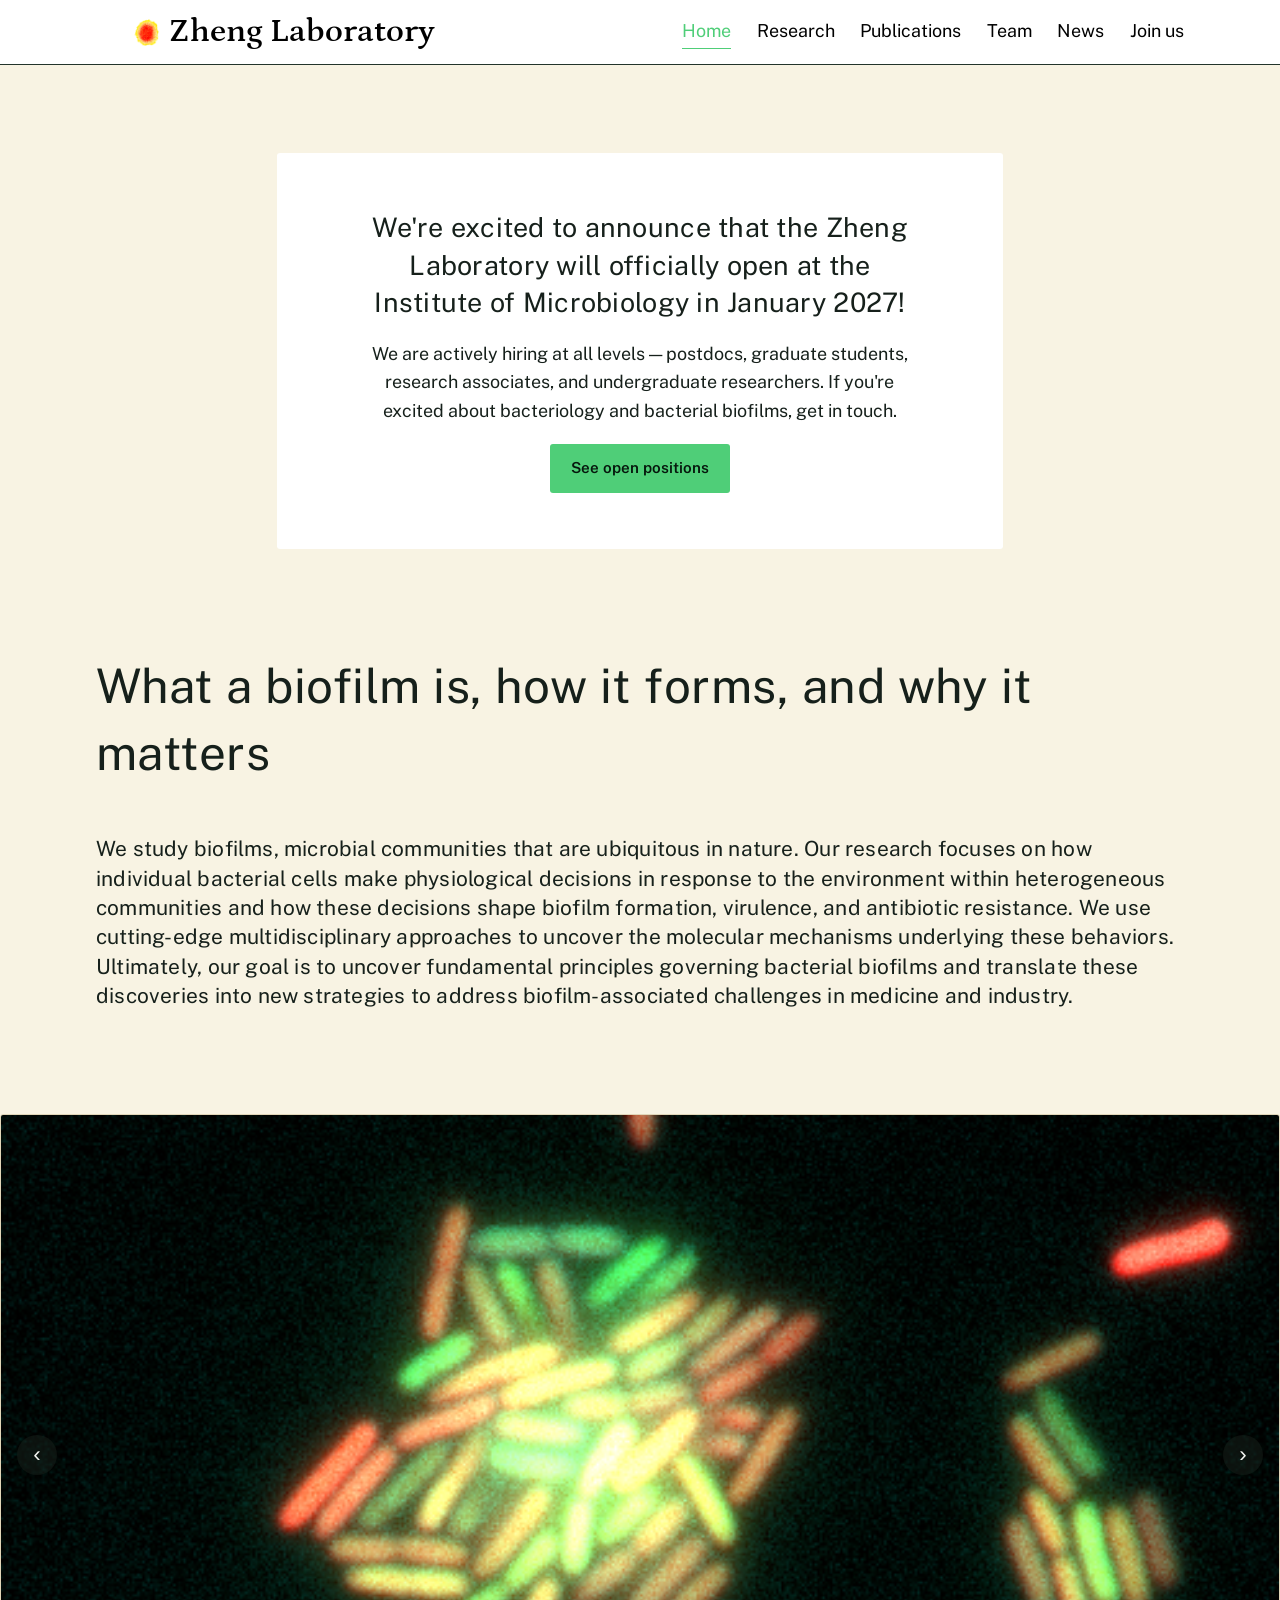
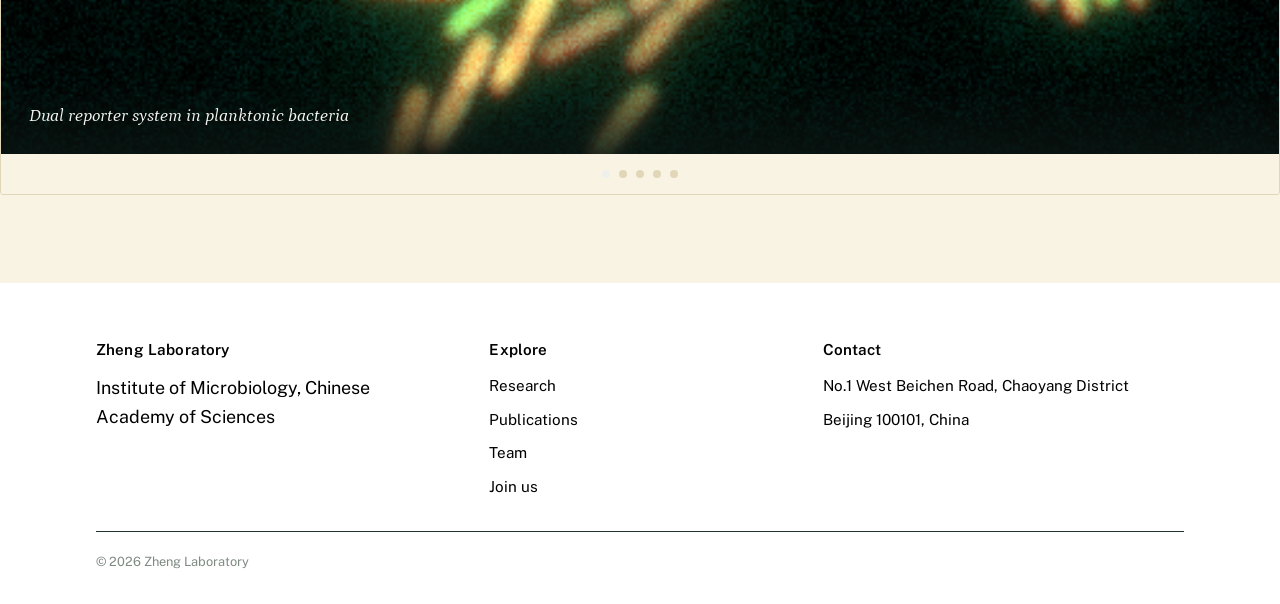
<file: index.html>
<!doctype html>
<html lang="en">
<head>
<meta charset="utf-8">
<meta name="viewport" content="width=device-width, initial-scale=1">
<title>Zheng Laboratory</title>
<meta name="description" content="Index page">
<link rel="icon" type="image/svg+xml" href="images/logo.svg">
<link rel="stylesheet" href="css/style.css">
</head>
<body class="theme-ivory">


<nav class="site-nav" aria-label="Primary">
  <div class="wrap">
    <a class="brand" href="index.html">
      <svg class="brand-mark" width="27" height="27" viewBox="0 0 260.4 256.9" aria-hidden="true">
        <img class="brand-mark" width="27" height="27" src="images/logo.svg" alt="">
      </svg>
      Zheng Laboratory
    </a>
    <button class="nav-toggle" aria-expanded="false" aria-controls="nav-links">
      <span class="nav-toggle-label">Menu</span>
    </button>
    <ul class="nav-links" id="nav-links">
      <li><a href="index.html">Home</a></li>
      <li><a href="research.html">Research</a></li>
      <li><a href="publications.html">Publications</a></li>
      <li><a href="team.html">Team</a></li>
      <li><a href="news.html">News</a></li>
      <li><a href="join.html">Join us</a></li>
    </ul>
  </div>
</nav>


<section class="section">
  <div class="wrap">
    <div class="open-positions-box">
      <div class="open-positions-inner">
        <h2>We're excited to announce that the Zheng Laboratory will officially open at the Institute of Microbiology in January 2027!</h2>
        <p></p>
        <p>We are actively hiring at all levels — postdocs, graduate students, research associates, and undergraduate researchers. If you're excited about bacteriology and bacterial biofilms, get in touch.</p>
        <a class="btn btn-primary" href="join.html">See open positions</a>
      </div>
    </div>
  </div>
</section>


<section class="section" style="padding-top:1rem" >
  <div class="wrap">
    <div class="section-head heading-with-image">
      <h2>What a biofilm is, how it forms, and why it matters</h2>
    </div>

    
    <div class="section-content">
      <h3>We study biofilms, microbial communities that are ubiquitous in nature. Our research focuses on how individual bacterial cells make physiological decisions in response to the environment within heterogeneous communities and how these decisions shape biofilm formation, virulence, and antibiotic resistance. We use cutting-edge multidisciplinary approaches to uncover the molecular mechanisms underlying these behaviors. Ultimately, our goal is to uncover fundamental principles governing bacterial biofilms and translate these discoveries into new strategies to address biofilm-associated challenges in medicine and industry.</h3>
    </div>
    
  </div>
</section>

<section class="section" style="padding-top:1rem" aria-label="Microscopy gallery">
    <div class="slideshow" data-slideshow>
      <div class="slideshow-track">
        <figure class="slide is-active">
          <img class="slide-photo" src="images/wspFcpdA_cut.png" alt="tri-color reporter in wspFcpdA">
           <figcaption class="slide-caption">Dual reporter system in planktonic bacteria</figcaption>
        </figure>
        
        <figure class="slide">
          <img class="slide-photo" src="images/aggregate.png" alt="72h biofilm">
           <figcaption class="slide-caption"><em>Pseudomonas aeruginosa</em> biofilm aggregates</figcaption>
        </figure>
        
        <figure class="slide">
          <img class="slide-photo" src="images/biofilm100x.png" alt="tri-color reporter in biofilm">
           <figcaption class="slide-caption">Single cell heterogeneity in biofilms</figcaption>
        </figure>
        
        <figure class="slide">
          <video class="slide-photo" src="images/20230414_WT_0_002-2.mp4" autoplay muted loop playsinline></video>
           <figcaption class="slide-caption"><em>Pseudomonas aeruginosa</em> swimming</figcaption>
        </figure>
        
         <figure class="slide">
          <video class="slide-photo" src="images/20250702_PAO1L_WT_Fos100_001-1.mp4" autoplay muted loop playsinline></video>
           <figcaption class="slide-caption">Tracking bacterial growth on an agarose pad</figcaption>
        </figure>
        
      </div>
      <button class="slide-nav slide-prev" type="button" aria-label="Previous slide">‹</button>
      <button class="slide-nav slide-next" type="button" aria-label="Next slide">›</button>
      <div class="slide-dots" role="tablist" aria-label="Choose a slide"></div>
    </div>
  </div>
</section>


<footer class="site-footer">
  <div class="wrap">
    <div class="footer-grid">
      <div>
        <h4>Zheng Laboratory</h4>
        <p style="max-width:32ch; color:var(--paper-on-void);">Institute of Microbiology, Chinese Academy of Sciences</p>
      </div>
      <div>
        <h4>Explore</h4>
        <ul>
          <li><a href="research.html">Research</a></li>
          <li><a href="publications.html">Publications</a></li>
          <li><a href="team.html">Team</a></li>
          <li><a href="join.html">Join us</a></li>
        </ul>
      </div>
      <div>
        <h4>Contact</h4>
        <ul>
          <li>No.1 West Beichen Road, Chaoyang District </li>
          <li>Beijing 100101, China</li>
        </ul>
      </div>
    </div>
    <div class="footer-bottom">
      <span>© 2026 Zheng Laboratory</span>
    </div>
  </div>
</footer>

<script src="js/main.js"></script>
</body>
</html>
</file>
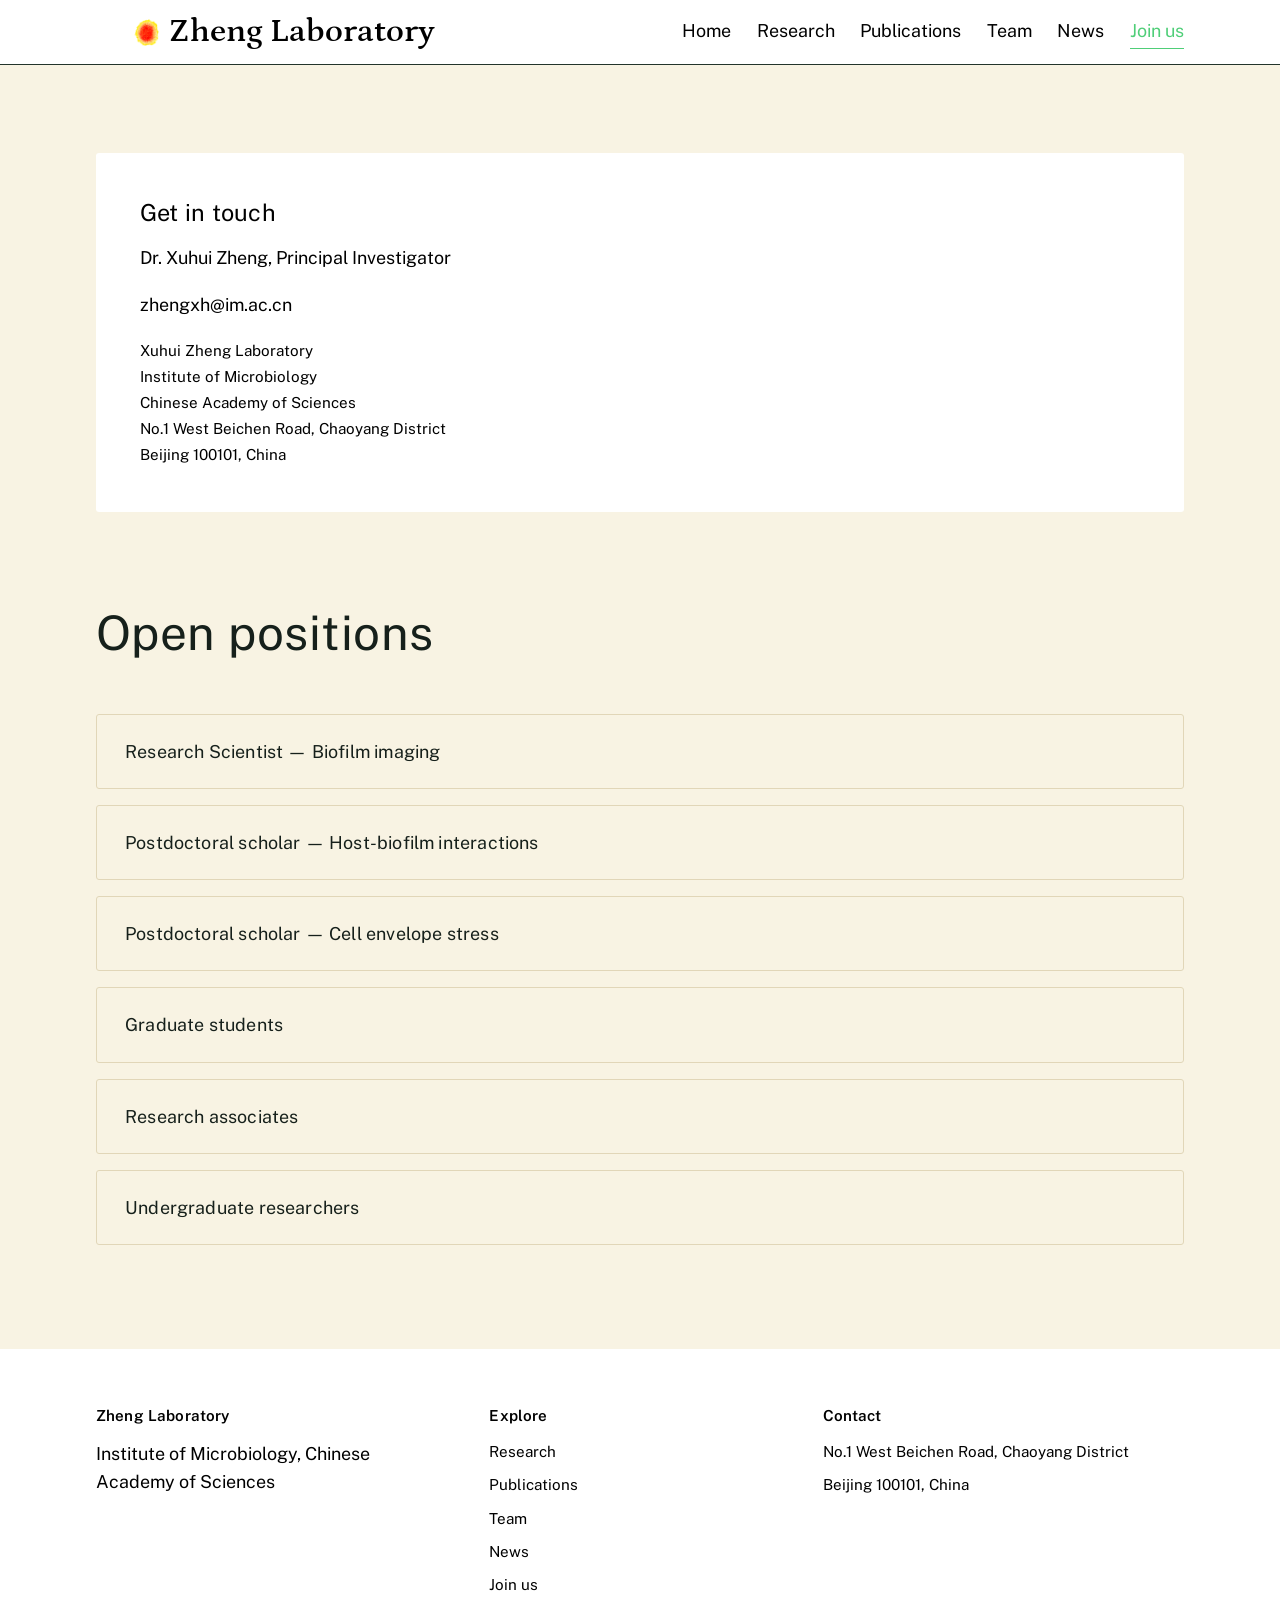
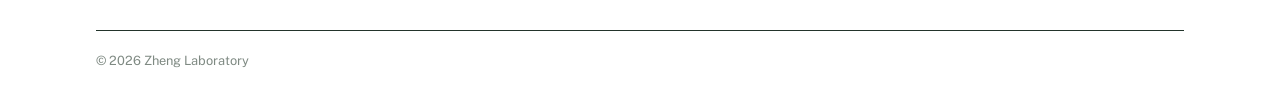
<file: join.html>
<!doctype html>
<html lang="en">
<head>
<meta charset="utf-8">
<meta name="viewport" content="width=device-width, initial-scale=1">
<title>Join us — Zheng Lab</title>
<meta name="description" content="recruitment and contact information">
<link rel="icon" type="image/svg+xml" href="images/logo.svg">
<link rel="stylesheet" href="css/style.css">
</head>
<body class="theme-ivory">

<nav class="site-nav" aria-label="Primary">
  <div class="wrap">
    <a class="brand" href="index.html">
      <svg class="brand-mark" width="27" height="27" viewBox="0 0 260.4 256.9" aria-hidden="true">
        <img class="brand-mark" width="27" height="27" src="images/logo.svg" alt="">
      </svg>
      Zheng Laboratory
    </a>
    <button class="nav-toggle" aria-expanded="false" aria-controls="nav-links">
      <span class="nav-toggle-label">Menu</span>
    </button>
    <ul class="nav-links" id="nav-links">
      <li><a href="index.html">Home</a></li>
      <li><a href="research.html">Research</a></li>
      <li><a href="publications.html">Publications</a></li>
      <li><a href="team.html">Team</a></li>
      <li><a href="news.html">News</a></li>
      <li><a href="join.html">Join us</a></li>
    </ul>
  </div>
</nav>

<section class="section">
  <div class="wrap">
    <div class="contact-card">
      <h3>Get in touch</h3>
      <p>Dr. Xuhui Zheng, Principal Investigator<br>
      <p>zhengxh@im.ac.cn<br>
      <p class="addr">
        Xuhui Zheng Laboratory<br>
        Institute of Microbiology<br>
        Chinese Academy of Sciences<br>
        No.1 West Beichen Road, Chaoyang District<br>
        Beijing 100101, China
      </p>
    </div>
  </div>
</section>


<section class="section" style="padding-top:0rem">
  <div class="wrap">
    <div class="section-head">
      <h2>Open positions</h2>
    </div>

    <div class="opening">
      <div>
        <h3>Research Scientist — Biofilm imaging</h3>
      </div>
    </div>

    <div class="opening">
      <div>
        <h3>Postdoctoral scholar — Host-biofilm interactions</h3>
      </div>
    </div>

    <div class="opening">
      <div>
        <h3>Postdoctoral scholar — Cell envelope stress</h3>
      </div>
    </div>

    <div class="opening">
      <div>
        <h3>Graduate students</h3>
      </div>
    </div>
    
    <div class="opening">
      <div>
        <h3>Research associates</h3>
      </div>
    </div>

    <div class="opening">
      <div>
        <h3>Undergraduate researchers</h3>
      </div>
    </div>
  </div>
</section>


<footer class="site-footer">
  <div class="wrap">
    <div class="footer-grid">
      <div>
        <h4>Zheng Laboratory</h4>
        <p style="max-width:32ch; color:var(--paper-on-void);">Institute of Microbiology, Chinese Academy of Sciences</p>      
      </div>
      <div>
        <h4>Explore</h4>
        <ul>
          <li><a href="research.html">Research</a></li>
          <li><a href="publications.html">Publications</a></li>
          <li><a href="team.html">Team</a></li>
          <li><a href="news.html">News</a></li>
          <li><a href="join.html">Join us</a></li>
        </ul>
      </div>
      <div>
        <h4>Contact</h4>
        <ul>
          <li>No.1 West Beichen Road, Chaoyang District</li>
          <li>Beijing 100101, China</li>
        </ul>
      </div>
    </div>
    <div class="footer-bottom">
      <span>© 2026 Zheng Laboratory</span>
    </div>
  </div>
</footer>

<script src="js/main.js"></script>
</body>
</html>
</file>
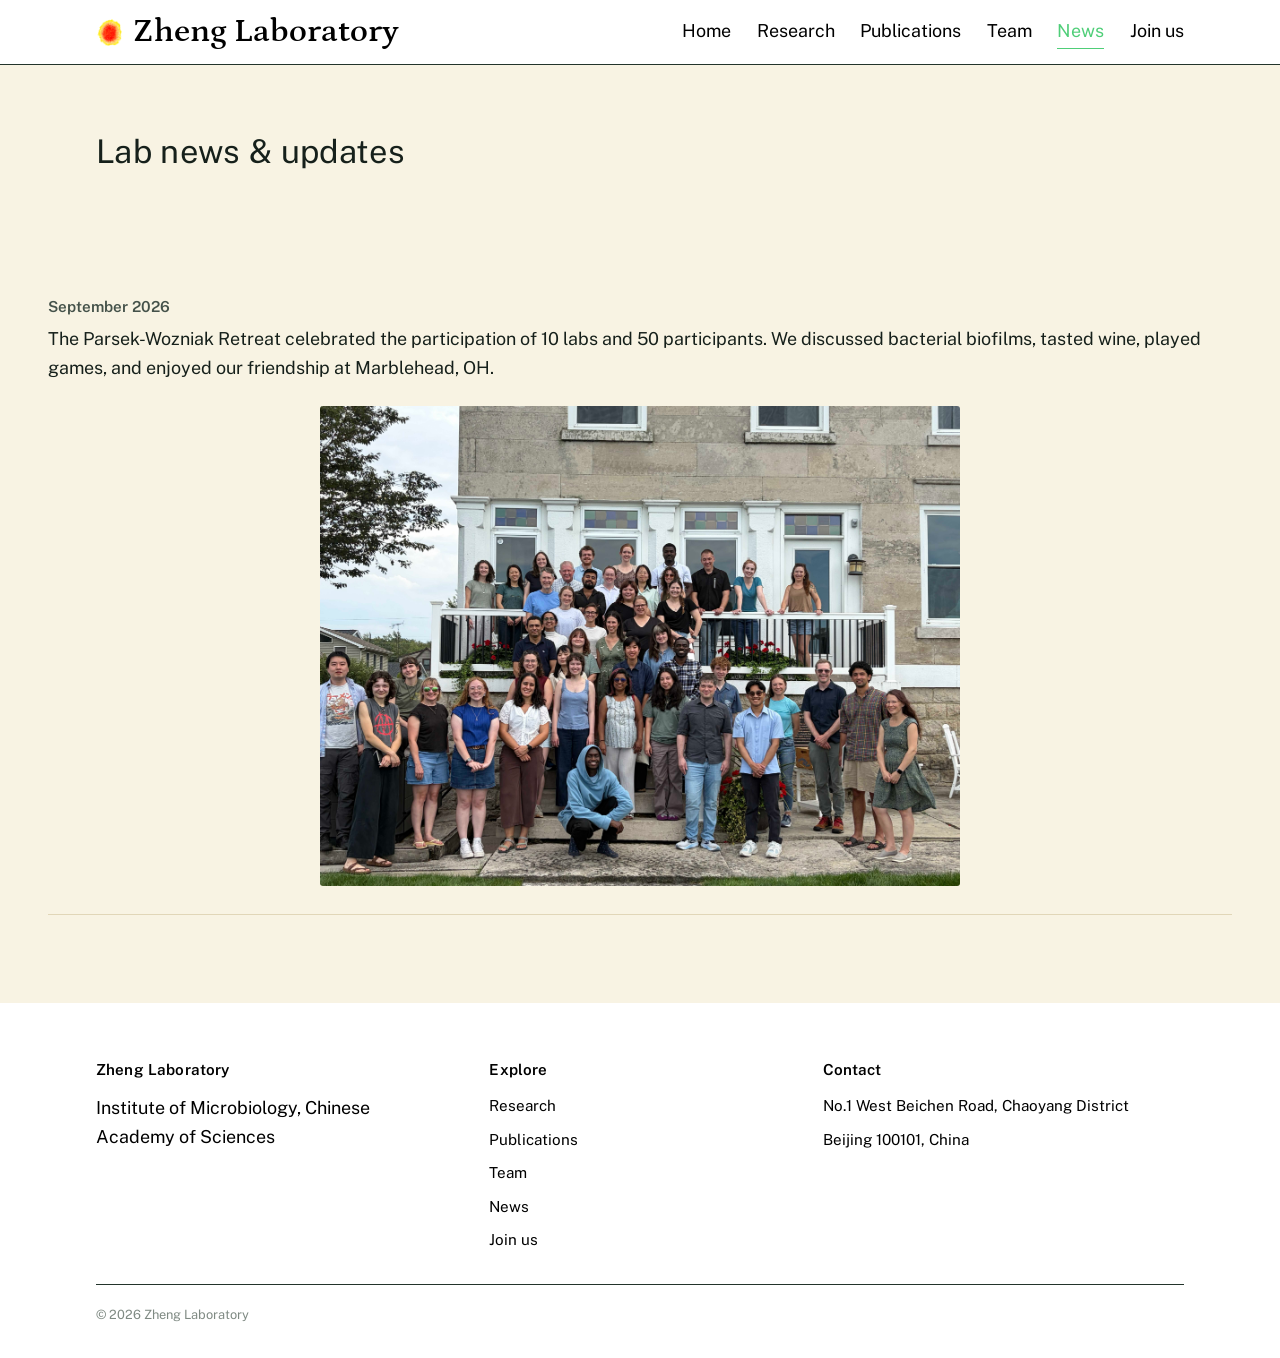
<file: news.html>
<!doctype html>
<html lang="en">
<head>
<meta charset="utf-8">
<meta name="viewport" content="width=device-width, initial-scale=1">
<title>Team — Zheng Lab</title>
<meta name="description" content="Lab news and updates from the Zheng Laboratory.">
<link rel="icon" type="image/svg+xml" href="images/logo.svg">
<link rel="stylesheet" href="css/style.css">
</head>
<body class="theme-ivory">

<nav class="site-nav" aria-label="Primary">
  <div class="wrap">
    <a class="brand" href="index.html">
      <img class="brand-mark" width="27" height="27" src="images/logo.svg" alt="">
      Zheng Laboratory
    </a>
    <button class="nav-toggle" aria-expanded="false" aria-controls="nav-links">
      <span class="nav-toggle-label">Menu</span>
    </button>
    <ul class="nav-links" id="nav-links">
      <li><a href="index.html">Home</a></li>
      <li><a href="research.html">Research</a></li>
      <li><a href="publications.html">Publications</a></li>
      <li><a href="team.html">Team</a></li>
      <li><a href="news.html">News</a></li>
      <li><a href="join.html">Join us</a></li>
    </ul>
  </div>
</nav>

<header class="page-head">
  <div class="wrap">
    <h1 style="font-size: var(--step-2);">Lab news &amp; updates</h1>
  </div>
</header>

<section class="section">
    <div class="news-list">

      <article class="news-item">
         <p class="news-date">September 2026</p>
         <p>The Parsek-Wozniak Retreat celebrated the participation of 10 labs and 50 participants. We discussed bacterial biofilms, tasted wine, played games, and enjoyed our friendship at Marblehead, OH.</p>
         <img class="news-photo" src="images/Sep2026.jpg" alt="Retreat2026">
      </article>

    </div>
</section>


<footer class="site-footer">
  <div class="wrap">
    <div class="footer-grid">
      <div>
        <h4>Zheng Laboratory</h4>
        <p style="max-width:32ch; color:var(--paper-on-void);">Institute of Microbiology, Chinese Academy of Sciences</p>      
      </div>
      <div>
        <h4>Explore</h4>
        <ul>
          <li><a href="research.html">Research</a></li>
          <li><a href="publications.html">Publications</a></li>
          <li><a href="team.html">Team</a></li>
          <li><a href="news.html">News</a></li>
          <li><a href="join.html">Join us</a></li>
        </ul>
      </div>
      <div>
        <h4>Contact</h4>
        <ul>
          <li>No.1 West Beichen Road, Chaoyang District</li>
          <li>Beijing 100101, China</li>
        </ul>
      </div>
    </div>
    <div class="footer-bottom">
      <span>© 2026 Zheng Laboratory</span>
    </div>
  </div>
</footer>

<script src="js/main.js"></script>
</body>
</html>
</file>
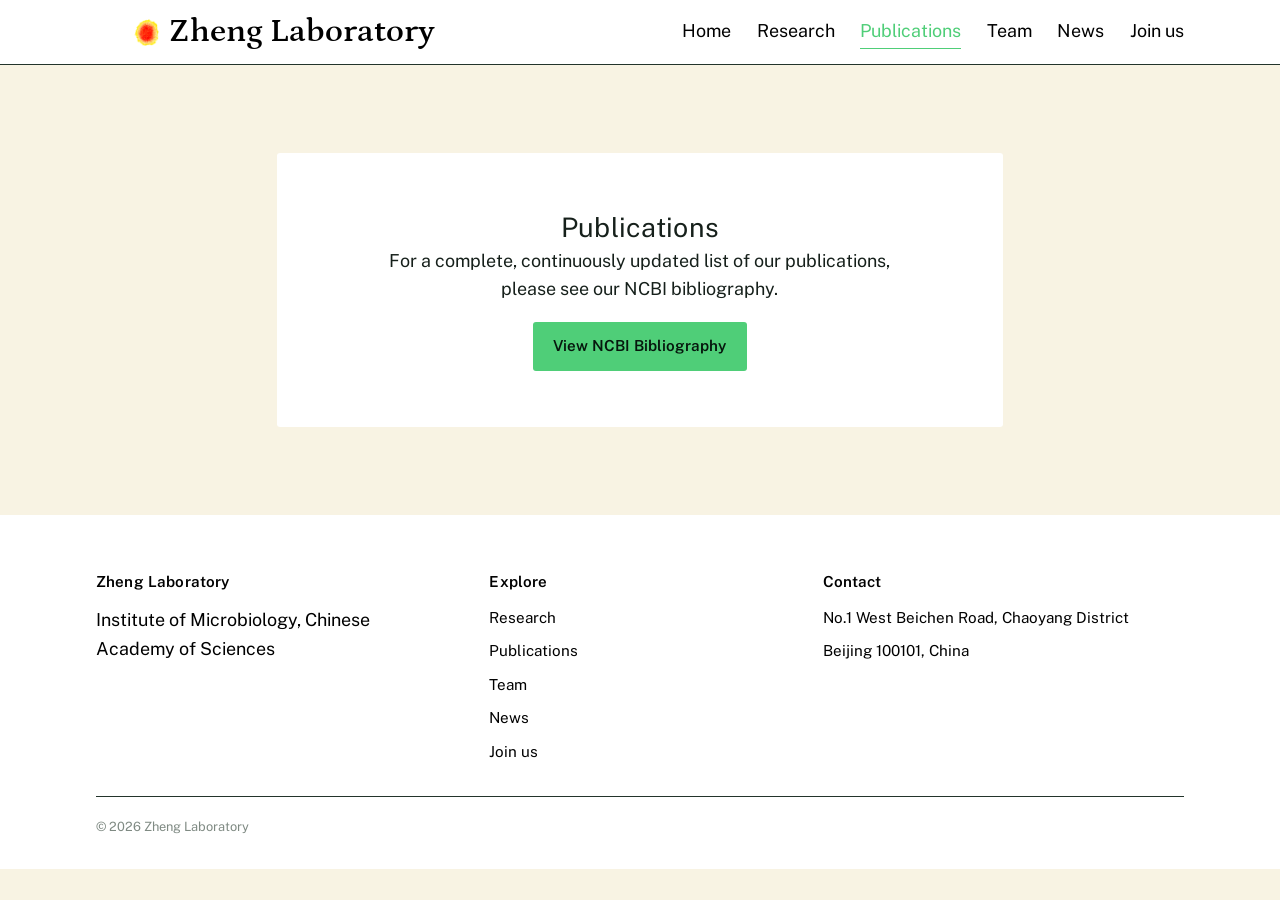
<file: publications.html>
<!doctype html>
<html lang="en">
<head>
<meta charset="utf-8">
<meta name="viewport" content="width=device-width, initial-scale=1">
<title>Publications — Zheng Lab</title>
<meta name="description" content="publications">
<link rel="icon" type="image/svg+xml" href="images/logo.svg">
<link rel="stylesheet" href="css/style.css">
</head>
<body class="theme-ivory">
  
<nav class="site-nav" aria-label="Primary">
  <div class="wrap">
    <a class="brand" href="index.html">
      <svg class="brand-mark" width="27" height="27" viewBox="0 0 260.4 256.9" aria-hidden="true">
        <img class="brand-mark" width="27" height="27" src="images/logo.svg" alt="">
      </svg>
      Zheng Laboratory
    </a>
    <button class="nav-toggle" aria-expanded="false" aria-controls="nav-links">
      <span class="nav-toggle-label">Menu</span>
    </button>
    <ul class="nav-links" id="nav-links">
      <li><a href="index.html">Home</a></li>
      <li><a href="research.html">Research</a></li>
      <li><a href="publications.html">Publications</a></li>
      <li><a href="team.html">Team</a></li>
      <li><a href="news.html">News</a></li>
      <li><a href="join.html">Join us</a></li>
    </ul>
  </div>
</nav>

<section class="section">
  <div class="wrap">
    <div class="open-positions-box">
      <div class="open-positions-inner">
        <h2>Publications</h2>
        <p>For a complete, continuously updated list of our publications, please see our NCBI bibliography.</p>
        <a class="btn btn-primary" href="https://www.ncbi.nlm.nih.gov/myncbi/1tIAkoag435Q6/bibliography/public/" target="_blank" rel="noopener">View NCBI Bibliography</a>
      </div>
    </div>
  </div>
</section>

<footer class="site-footer">
  <div class="wrap">
    <div class="footer-grid">
      <div>
        <h4>Zheng Laboratory</h4>
        <p style="max-width:32ch; color:var(--paper-on-void);">Institute of Microbiology, Chinese Academy of Sciences</p>      
      </div>
      <div>
        <h4>Explore</h4>
        <ul>
          <li><a href="research.html">Research</a></li>
          <li><a href="publications.html">Publications</a></li>
          <li><a href="team.html">Team</a></li>
          <li><a href="news.html">News</a></li>
          <li><a href="join.html">Join us</a></li>
        </ul>
      </div>
      <div>
        <h4>Contact</h4>
        <ul>
          <li>No.1 West Beichen Road, Chaoyang District</li>
          <li>Beijing 100101, China</li>
        </ul>
      </div>
    </div>
    <div class="footer-bottom">
      <span>© 2026 Zheng Laboratory</span>
    </div>
  </div>
</footer>

<script src="js/main.js"></script>
</body>
</html>
</file>
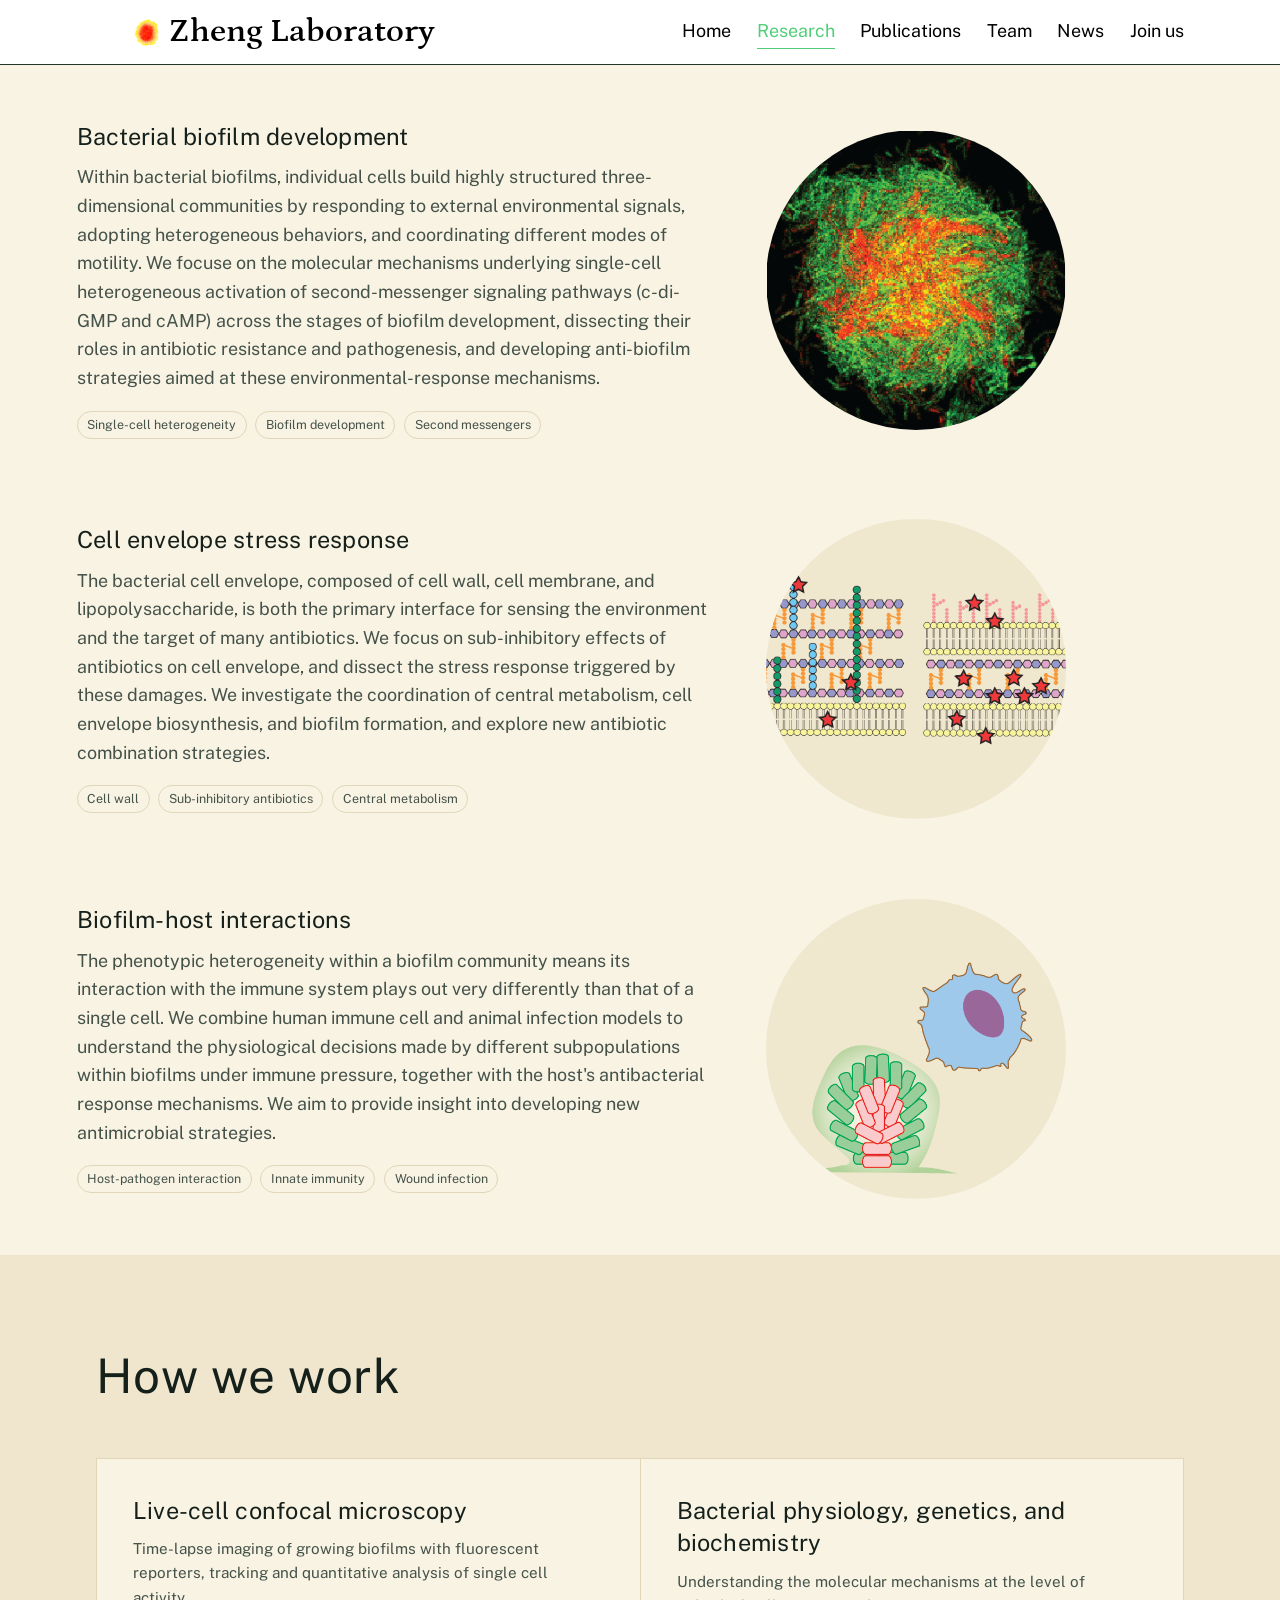
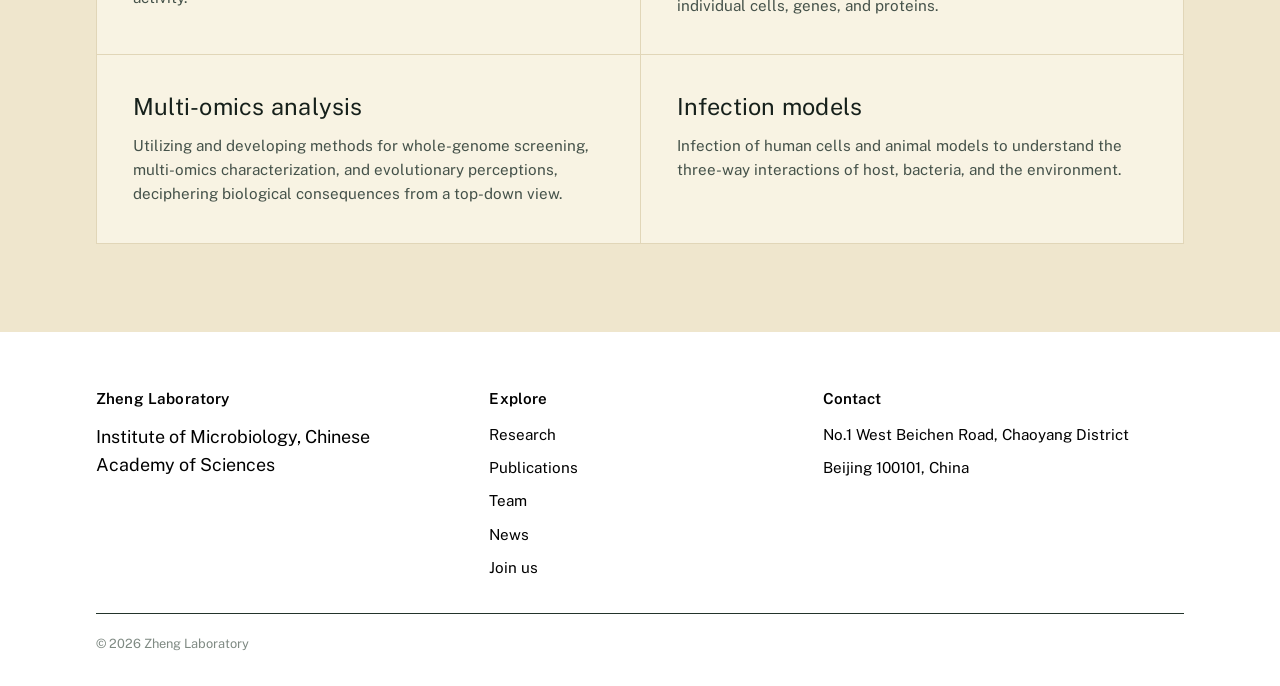
<file: research.html>
<!doctype html>
<html lang="en">
<head>
<meta charset="utf-8">
<meta name="viewport" content="width=device-width, initial-scale=1">
<title>Research — Zheng Lab</title>
<meta name="description" content="Research areas">
<link rel="icon" type="image/svg+xml" href="images/logo.svg">
<link rel="stylesheet" href="css/style.css">
</head>
<body class="theme-ivory">

<nav class="site-nav" aria-label="Primary">
  <div class="wrap">
    <a class="brand" href="index.html">
      <svg class="brand-mark" width="27" height="27" viewBox="0 0 260.4 256.9" aria-hidden="true">
        <img class="brand-mark" width="27" height="27" src="images/logo.svg" alt="">
      </svg>
      Zheng Laboratory
    </a>
    <button class="nav-toggle" aria-expanded="false" aria-controls="nav-links">
      <span class="nav-toggle-label">Menu</span>
    </button>
    <ul class="nav-links" id="nav-links">
      <li><a href="index.html">Home</a></li>
      <li><a href="research.html">Research</a></li>
      <li><a href="publications.html">Publications</a></li>
      <li><a href="team.html">Team</a></li>
      <li><a href="news.html">News</a></li>
      <li><a href="join.html">Join us</a></li>
    </ul>
  </div>
</nav>


<div class="research-stack">
  <article class="research-row">
    <div class="research-row-body">
      <h3>Bacterial biofilm development</h3>
      <p>Within bacterial biofilms, individual cells build highly structured three-dimensional communities by responding to external environmental signals, adopting heterogeneous behaviors, and coordinating different modes of motility. We focuse on the molecular mechanisms underlying single-cell heterogeneous activation of second-messenger signaling pathways (c-di-GMP and cAMP) across the stages of biofilm development, dissecting their roles in antibiotic resistance and pathogenesis, and developing anti-biofilm strategies aimed at these environmental-response mechanisms.</p>
      <div class="tags"><span class="tag">Single-cell heterogeneity</span><span class="tag">Biofilm development</span><span class="tag">Second messengers</span></div>
    </div>
    <div class="research-row-media">
      <img src="images/heterogeneity.png" alt="Bacterial biofilm development">
    </div>
  </article>

  <article class="research-row">
    <div class="research-row-body">
      <h3>Cell envelope stress response</h3>
      <p>The bacterial cell envelope, composed of cell wall, cell membrane, and lipopolysaccharide, is both the primary interface for sensing the environment and the target of many antibiotics. We focus on sub-inhibitory effects of antibiotics on cell envelope, and dissect the stress response triggered by these damages. We investigate the coordination of central metabolism, cell envelope biosynthesis, and biofilm formation, and explore new antibiotic combination strategies.</p>
      <div class="tags"><span class="tag">Cell wall</span><span class="tag">Sub-inhibitory antibiotics</span><span class="tag">Central metabolism</span></div>
    </div>
    <div class="research-row-media">
      <img src="images/cellenvelope.png" alt="Bacterial cell envelope">
    </div>
  </article>

  <article class="research-row">
    <div class="research-row-body">
      <h3>Biofilm-host interactions</h3>
      <p>The phenotypic heterogeneity within a biofilm community means its interaction with the immune system plays out very differently than that of a single cell. We combine human immune cell and animal infection models to understand the physiological decisions made by different subpopulations within biofilms under immune pressure, together with the host's antibacterial response mechanisms. We aim to provide insight into developing new antimicrobial strategies.</p>
      <div class="tags"><span class="tag">Host-pathogen interaction</span><span class="tag">Innate immunity</span><span class="tag">Wound infection</span></div>
    </div>
    <div class="research-row-media">
      <img src="images/immune_biofilm.png" alt="Bacterial cell envelope">
    </div>
  </article>
</div>

<section class="section section-alt">
  <div class="wrap">
    <div class="section-head">
      <h2>How we work</h2>
    </div>
    <div class="research-grid">
      <article class="research-card">
        <div>
          <h3>Live-cell confocal microscopy</h3>
          <p>Time-lapse imaging of growing biofilms with fluorescent reporters, tracking and quantitative analysis of single cell activity.</p>
        </div>
      </article>
      <article class="research-card">
        <div>
          <h3>Bacterial physiology, genetics, and biochemistry</h3>
          <p>Understanding the molecular mechanisms at the level of individual cells, genes, and proteins. </p>
        </div>
      </article>
      <article class="research-card">
        <div>
          <h3>Multi-omics analysis</h3>
          <p>Utilizing and developing methods for whole-genome screening, multi-omics characterization, and evolutionary perceptions, deciphering biological consequences from a top-down view.</p>
        </div>
      </article>
      <article class="research-card">
        <div>
          <h3>Infection models</h3>
          <p>Infection of human cells and animal models to understand the three-way interactions of host, bacteria, and the environment.</p>
        </div>
      </article>
    </div>
  </div>
</section>

<footer class="site-footer">
  <div class="wrap">
    <div class="footer-grid">
      <div>
        <h4>Zheng Laboratory</h4>
        <p style="max-width:32ch; color:var(--paper-on-void);">Institute of Microbiology, Chinese Academy of Sciences</p>      
      </div>
      <div>
        <h4>Explore</h4>
        <ul>
          <li><a href="research.html">Research</a></li>
          <li><a href="publications.html">Publications</a></li>
          <li><a href="team.html">Team</a></li>
          <li><a href="news.html">News</a></li>
          <li><a href="join.html">Join us</a></li>
        </ul>
      </div>
      <div>
        <h4>Contact</h4>
        <ul>
          <li>No.1 West Beichen Road, Chaoyang District</li>
          <li>Beijing 100101, China</li>
        </ul>
      </div>
    </div>
    <div class="footer-bottom">
      <span>© 2026 Zheng Laboratory</span>
    </div>
  </div>
</footer>

<script src="js/main.js"></script>
</body>
</html>
</file>
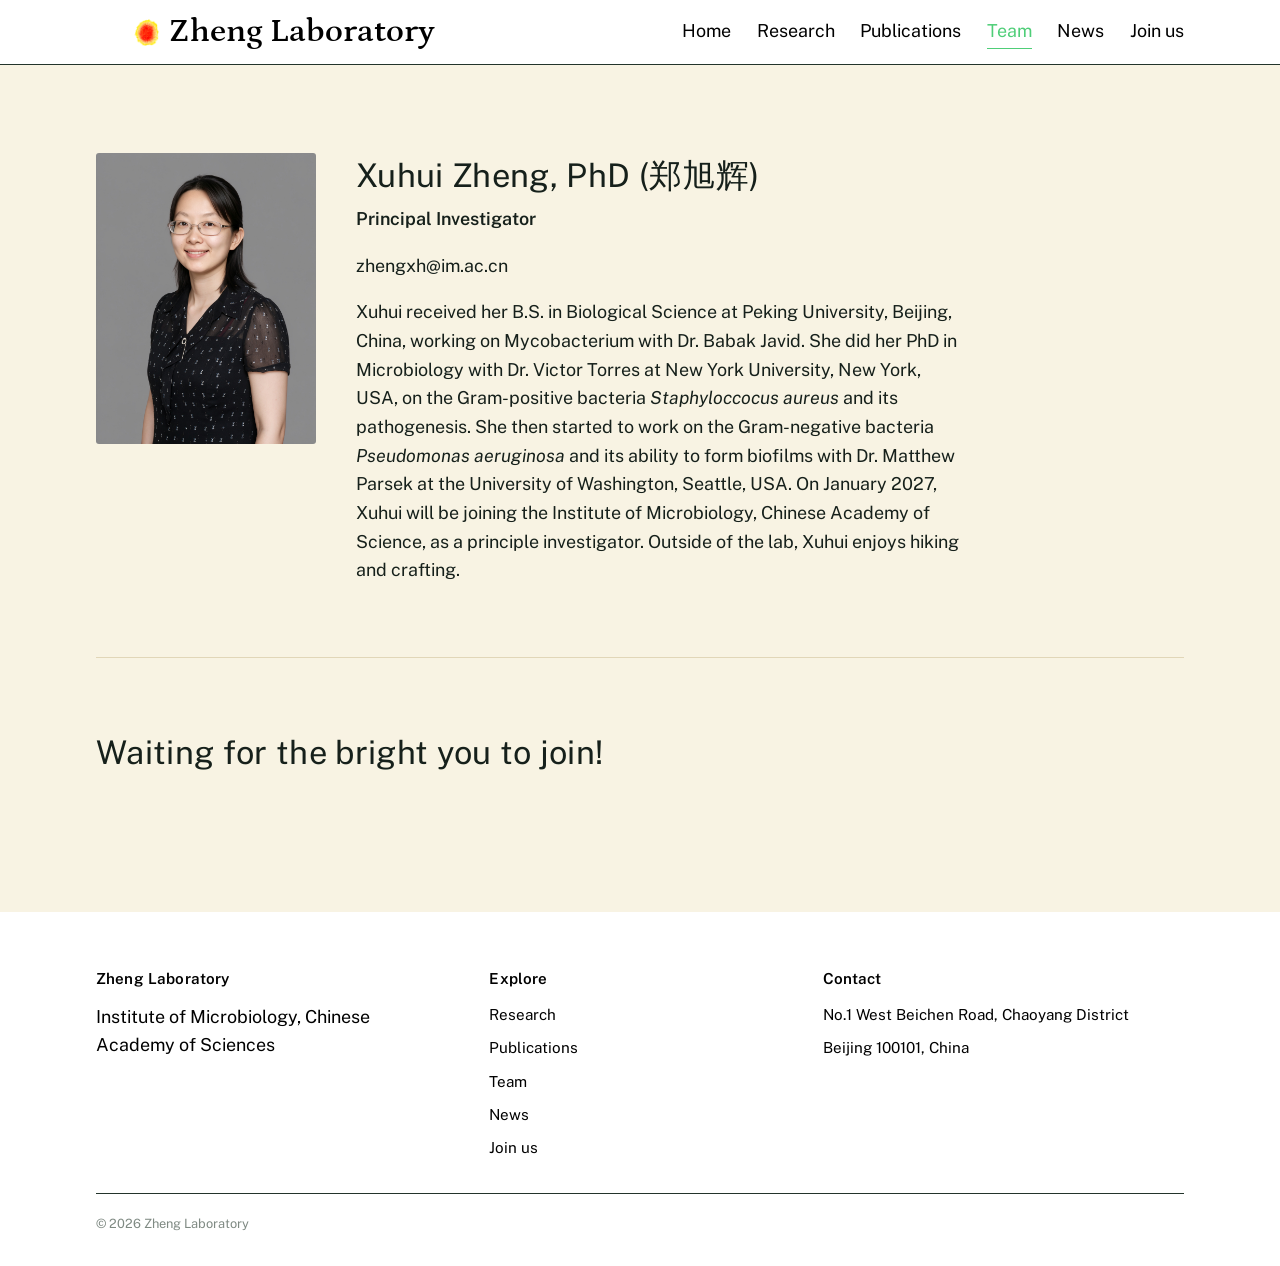
<file: team.html>
<!doctype html>
<html lang="en">
<head>
<meta charset="utf-8">
<meta name="viewport" content="width=device-width, initial-scale=1">
<title>Team — Zheng Lab</title>
<meta name="description" content="Meet the Zheng Lab: principal investigator, postdocs, graduate students, and undergraduate researchers.">
<link rel="icon" type="image/svg+xml" href="images/logo.svg">
<link rel="stylesheet" href="css/style.css">
</head>
<body class="theme-ivory">

<nav class="site-nav" aria-label="Primary">
  <div class="wrap">
    <a class="brand" href="index.html">
      <svg class="brand-mark" width="27" height="27" viewBox="0 0 260.4 256.9" aria-hidden="true">
        <img class="brand-mark" width="27" height="27" src="images/logo.svg" alt="">
      </svg>
      Zheng Laboratory
    </a>
    <button class="nav-toggle" aria-expanded="false" aria-controls="nav-links">
      <span class="nav-toggle-label">Menu</span>
    </button>
    <ul class="nav-links" id="nav-links">
      <li><a href="index.html">Home</a></li>
      <li><a href="research.html">Research</a></li>
      <li><a href="publications.html">Publications</a></li>
      <li><a href="team.html">Team</a></li>
      <li><a href="news.html">News</a></li>
      <li><a href="join.html">Join us</a></li>
    </ul>
  </div>
</nav>


<section class="section">
  <div class="wrap">

    <div class="pi-block">
      <img class="avatar" src="images/Xuhui.png" alt="Portrait of Dr. Xuhui Zheng">
      <div>
        <h2 style="font-size:var(--step-2); margin-bottom:0.2em;">Xuhui Zheng, PhD (郑旭辉)</h2>
        <p class="role" style="font-weight:600; margin-bottom:0.9em;">Principal Investigator</p>
        <p style="margin-top:1em;">zhengxh@im.ac.cn</p>
        <p>Xuhui received her B.S. in Biological Science at Peking University, Beijing, China, working on Mycobacterium with Dr. Babak Javid. She did her PhD in Microbiology with Dr. Victor Torres at New York University, New York, USA, on the Gram-positive bacteria <em>Staphyloccocus aureus</em> and its pathogenesis. She then started to work on the Gram-negative bacteria <em>Pseudomonas aeruginosa</em> and its ability to form biofilms with Dr. Matthew Parsek at the University of Washington, Seattle, USA. On January 2027, Xuhui will be joining the Institute of Microbiology, Chinese Academy of Science, as a principle investigator. Outside of the lab, Xuhui enjoys hiking and crafting.</p>
      </div>
    </div>

    <div class="section-head">
      <h2 style="font-size:var(--step-2);">Waiting for the bright you to join!</h2>
    </div>


  </div>
</section>

<footer class="site-footer">
  <div class="wrap">
    <div class="footer-grid">
      <div>
        <h4>Zheng Laboratory</h4>
        <p style="max-width:32ch; color:var(--paper-on-void);">Institute of Microbiology, Chinese Academy of Sciences</p>      
      </div>
      <div>
        <h4>Explore</h4>
        <ul>
          <li><a href="research.html">Research</a></li>
          <li><a href="publications.html">Publications</a></li>
          <li><a href="team.html">Team</a></li>
          <li><a href="news.html">News</a></li>
          <li><a href="join.html">Join us</a></li>
        </ul>
      </div>
      <div>
        <h4>Contact</h4>
        <ul>
          <li>No.1 West Beichen Road, Chaoyang District</li>
          <li>Beijing 100101, China</li>
        </ul>
      </div>
    </div>
    <div class="footer-bottom">
      <span>© 2026 Zheng Laboratory</span>
    </div>
  </div>
</footer>

<script src="js/main.js"></script>
</body>
</html>
</file>
<file: css/style.css>
/* ============================================================
   Zheng Lab — Biofilm Biology
   ============================================================ */

@import url('https://fonts.googleapis.com/css2?family=Petrona:ital,wght@0,400;0,500;0,600;0,700;1,400&family=Public+Sans:wght@400;500;600;700&display=swap');

:root {
  /* Color */
  --void: #FFFFFF;
  --void-2: #FFFFFF;
  --paper: #eef0ec;
  --panel: #e4e7e0;
  --ink: #16201b;
  --ink-soft: #45524a;
  --live: #4fce78;
  --live-dim: #eef0ec;
  --matrix: #2fa9b0;
  --tag-red: #e2624a;
  --line: #000000;
  --line-dark: #23342b;
  --paper-on-void: #000000;

  /* Type */
  --display: "Petrona", Georgia, serif;
  --body: "Public Sans", -apple-system, BlinkMacSystemFont, sans-serif;

  /* Scale */
  --step--1: clamp(0.86rem, 0.83rem + 0.15vw, 0.95rem);
  --step-0: clamp(1rem, 0.96rem + 0.2vw, 1.125rem);
  --step-1: clamp(1.25rem, 1.15rem + 0.4vw, 1.5rem);
  --step-2: clamp(1.6rem, 1.4rem + 0.8vw, 2.1rem);
  --step-3: clamp(2.1rem, 1.7rem + 1.6vw, 3.2rem);
  --step-4: clamp(2.7rem, 2.1rem + 2.6vw, 4.4rem);

  --content-max: 74rem;
  --measure: 38rem;

  --radius: 3px;
}

@media (prefers-reduced-motion: reduce) {
  *, *::before, *::after {
    animation-duration: 0.001ms !important;
    animation-iteration-count: 1 !important;
    transition-duration: 0.001ms !important;
    scroll-behavior: auto !important;
  }
}

* { box-sizing: border-box; }
html { scroll-behavior: smooth; }

body {
  margin: 0;
  background: var(--paper);
  color: var(--ink);
  font-family: var(--body);
  font-size: var(--step-0);
  line-height: 1.6;
  -webkit-font-smoothing: antialiased;
}

img, svg { display: block; max-width: 100%; }

a {
  color: inherit;
  text-decoration-color: var(--line);
  text-underline-offset: 0.15em;
}

a.link {
  color: var(--live-dim);
  text-decoration: underline;
  text-decoration-color: currentColor;
  text-decoration-thickness: 1px;
  text-underline-offset: 0.2em;
}
a.link:hover { color: var(--matrix); }

h1, h2, h3, h4 {
  font-family: var(--body);
  font-weight: 400;
  line-height: 1.4;
  margin: 0;
  letter-spacing: 0.01em;
}

p { margin: 0 0 1em; max-width: var(--measure); }
p:last-child { margin-bottom: 0; }

.wrap {
  max-width: var(--content-max);
  margin: 0 auto;
  padding: 0 clamp(1.25rem, 4vw, 3rem);
}

:focus-visible {
  outline: 2px solid var(--matrix);
  outline-offset: 3px;
}

/* ---------- Nav ---------- */
.site-nav {
  background: var(--void);
  color: var(--paper-on-void);
  border-bottom: 1px solid var(--line-dark);
  position: sticky;
  top: 0;
  z-index: 50;
}

.site-nav .wrap {
  display: flex;
  align-items: center;
  justify-content: space-between;
  height: 64px;
}

.brand {
  display: flex;
  align-items: center;
  gap: 0.6rem;
  font-family: var(--display);
  font-size: var(--step-2);
  font-weight: 600;
  color: #000000;
  text-decoration: none;
  white-space: nowrap;
}

.brand-mark { flex: none; }

.nav-links {
  display: flex;
  align-items: center;
  gap: clamp(1rem, 2vw, 2rem);
  list-style: none;
  margin: 0;
  padding: 0;
  font-size: var(--step--2);
}

.nav-links a {
  text-decoration: none;
  color: var(--paper-on-void);
  padding: 0.35em 0;
  border-bottom: 1px solid transparent;
  transition: border-color 0.15s ease, color 0.15s ease;
}

.nav-links a:hover,
.nav-links a[aria-current="page"] {
  color: var(--live);
  border-color: var(--live);
}

.nav-toggle {
  display: none;
  background: none;
  border: 1px solid var(--line-dark);
  border-radius: var(--radius);
  color: var(--paper-on-void);
  padding: 0.4em 0.6em;
  font-size: var(--step-0);
}

@media (max-width: 720px) {
  .nav-toggle { display: inline-flex; align-items: center; gap: 0.4em; }
  .nav-links {
    position: absolute;
    top: 64px;
    left: 0;
    right: 0;
    background: var(--void);
    flex-direction: column;
    align-items: flex-start;
    gap: 0;
    border-bottom: 1px solid var(--line-dark);
    max-height: 0;
    overflow: hidden;
    transition: max-height 0.25s ease;
  }
  .nav-links.is-open { max-height: 400px; }
  .nav-links li { width: 100%; }
  .nav-links a {
    display: block;
    width: 100%;
    padding: 0.9em clamp(1.25rem, 4vw, 3rem);
    border-bottom: 1px solid var(--line-dark);
    border-left: 2px solid transparent;
  }
  .nav-links a:hover, .nav-links a[aria-current="page"] {
    border-left-color: var(--live);
  }
}

/* ---------- Buttons ---------- */
.btn {
  display: inline-flex;
  align-items: center;
  gap: 0.5em;
  font-family: var(--body);
  font-weight: 600;
  font-size: var(--step--1);
  padding: 0.75em 1.3em;
  border-radius: var(--radius);
  text-decoration: none;
  border: 1px solid transparent;
  cursor: pointer;
  transition: background 0.15s ease, color 0.15s ease, border-color 0.15s ease;
}

.btn-primary {
  background: var(--live);
  color: #06170d;
}
.btn-primary:hover { background: var(--live-dim); color: #eef0ec; }

.btn-ghost {
  background: transparent;
  border-color: var(--line-dark);
  color: var(--paper-on-void);
}
.btn-ghost:hover { border-color: var(--live); color: var(--live); }

.btn-outline {
  background: transparent;
  border-color: var(--ink);
  color: var(--ink);
}
.btn-outline:hover { border-color: var(--live-dim); color: var(--live-dim); }

/* ---------- Page themes ---------- */
body.theme-ivory {
  --paper: #f8f3e3;
  --panel: #efe6cd;
  --line: #e1d6b8;
}

/* ---------- Hero ---------- */
.hero {
  background: var(--void);
  color: var(--paper-on-void);
  padding: clamp(3rem, 8vw, 6rem) 0 clamp(4rem, 10vw, 7rem);
  position: relative;
  overflow: hidden;
}

.hero .wrap {
  display: grid;
  grid-template-columns: 1.1fr 0.9fr;
  gap: clamp(2rem, 5vw, 4rem);
  align-items: center;
}

@media (max-width: 860px) {
  .hero .wrap { grid-template-columns: 1fr; }
  .hero-art { order: -1; max-width: 340px; }
}

.eyebrow {
  font-family: var(--body);
  font-size: var(--step--1);
  color: var(--matrix);
  margin: 0 0 0.9em;
  display: flex;
  align-items: center;
  gap: 0.6em;
}
.eyebrow::before {
  content: "";
  width: 1.6em;
  height: 1px;
  background: var(--matrix);
  display: inline-block;
}

.hero h1 {
  font-size: var(--step-4);
  color: #000000;
  max-width: 14ch;
}

.hero .lede {
  margin-top: 1.1em;
  font-size: var(--step-1);
  color: var(--paper-on-void);
  max-width: 34ch;
  font-family: var(--display);
  font-style: italic;
  font-weight: 400;
  line-height: 1.45;
}

.hero-ctas {
  margin-top: 2em;
  display: flex;
  gap: 0.9em;
  flex-wrap: wrap;
}

.hero-art { width: 100%; }

.hero-logo svg {
  width: 100%;
  max-width: 300px;
  margin: 0 auto;
  animation: logoReveal 0.9s cubic-bezier(.2,.8,.3,1) both;
}
@keyframes logoReveal {
  from { opacity: 0; transform: scale(0.82); }
  to { opacity: 1; transform: scale(1); }
}

.hero-logo {
  width: 100%;
  max-width: 340px;
  margin: 0 auto;
  animation: heroLogoIn 0.9s cubic-bezier(.2,.8,.3,1) both;
}

@keyframes heroLogoIn {
  from { opacity: 0; transform: scale(0.85) rotate(-6deg); }
  to { opacity: 1; transform: scale(1) rotate(0deg); }
}

/* Page-specific background: index uses a warmer ivory rather than the
   cool clinical grey-green used on the content-heavy inner pages. */
body.page-home {
  --paper: #fbf6e8;
  --panel: #f1e9d2;
  --line: #ddd3ba;
}

/* colony edge divider between hero and page */
.colony-edge {
  display: block;
  width: 100%;
  height: auto;
  margin-top: -1px;
}

/* ---------- Stat strip ---------- */
.stat-strip {
  background: var(--panel);
  border-bottom: 1px solid var(--line);
}
.stat-grid {
  display: grid;
  grid-template-columns: repeat(4, 1fr);
  gap: 1.5rem;
  padding: clamp(1.75rem, 4vw, 2.5rem) 0;
}
@media (max-width: 700px) {
  .stat-grid { grid-template-columns: repeat(2, 1fr); }
}
.stat dt {
  font-family: var(--display);
  font-size: var(--step-3);
  color: var(--live-dim);
}
.stat dd {
  margin: 0.2em 0 0;
  font-size: var(--step--1);
  color: var(--ink-soft);
}

/* ---------- Sections ---------- */
.section {
  padding: clamp(3rem, 7vw, 5.5rem) 0;
}
.section-head {
  display: flex;
  justify-content: space-between;
  align-items: flex-end;
  gap: 2rem;
  margin-bottom: clamp(2rem, 4vw, 3rem);
  flex-wrap: wrap;
}
.section-head h2 { font-size: var(--step-3); }
.section-head .section-note { max-width: 30ch; color: var(--ink-soft); font-size: var(--step--1); }

.section-alt { background: var(--panel); }

.heading-with-image {
  display: flex;
  align-items: center;
  justify-content: flex-start;
  gap: 8rem;
}
.heading-image {
  width: clamp(140px, 20vw, 260px);
  aspect-ratio: 1066 / 464;
  height: auto;
  object-fit: cover;
  border-radius: var(--radius);
  flex: none;
}
@media (max-width: 600px) {
  .heading-with-image {
    flex-wrap: wrap;
  }
}

.open-positions-box {
  width: 66.666%;
  margin: 0 auto;
  background: #ffffff;
  border-radius: var(--radius);
  padding: clamp(2rem, 5vw, 3.5rem) 0;
  display: flex;
  justify-content: center;
}
.open-positions-inner {
  width: 75%;
  text-align: center;
}
@media (max-width: 700px) {
  .open-positions-box {
    width: 90%;
  }
  .open-positions-inner {
    width: 90%;
  }
}


/* ---------- Slideshow ---------- */
.slideshow {
  position: relative;
  border-radius: var(--radius);
  overflow: hidden;
  border: 1px solid var(--line);
}
.slideshow-track {
  position: relative;
  aspect-ratio: 16 / 8;
}
@media (max-width: 700px) {
  .slideshow-track { aspect-ratio: 4 / 3; }
}

.slide {
  position: absolute;
  inset: 0;
  margin: 0;
  display: flex;
  flex-direction: column;
  align-items: center;
  justify-content: center;
  gap: 1.25rem;
  opacity: 0;
  visibility: hidden;
  transition: opacity 0.5s ease;
  padding: 1.5rem;
  text-align: center;
}
.slide.is-active {
  opacity: 1;
  visibility: visible;
}
.slide-art {
  width: clamp(72px, 14vw, 110px);
  height: clamp(72px, 14vw, 110px);
}
.slide figcaption {
  font-family: var(--display);
  font-style: italic;
  font-size: var(--step-1);
  color: var(--ink);
  max-width: 34ch;
}
.slide-bg-a { background: #e4f3e8; }
.slide-bg-b { background: #e2f0f2; }
.slide-bg-c { background: #f5e6de; }
.slide-bg-d { background: #eef0dc; }
.slide-bg-e { background: #e9eef2; }

.slide-photo {
  position: absolute;
  inset: 0;
  width: 100%;
  height: 100%;
  object-fit: cover;
}
.slide .slide-caption {
  position: absolute;
  left: 0; right: 0; bottom: 0;
  margin: 0;
  max-width: none;
  padding: 1.5rem 1.75rem;
  background: linear-gradient(to top, rgba(10,21,18,0.78), rgba(10,21,18,0));
  color: #f4f5f1;
  font-family: var(--display);
  font-style: italic;
  font-size: var(--step-0);
  text-align: left;
}

.slide-nav {
  position: absolute;
  top: 50%;
  transform: translateY(-50%);
  background: rgba(22, 32, 27, 0.55);
  color: #f4f5f1;
  border: none;
  width: 40px;
  height: 40px;
  border-radius: 50%;
  font-size: 1.4rem;
  line-height: 1;
  cursor: pointer;
  display: flex;
  align-items: center;
  justify-content: center;
  transition: background 0.15s ease;
}
.slide-nav:hover { background: rgba(22, 32, 27, 0.8); }
.slide-prev { left: 1rem; }
.slide-next { right: 1rem; }

.slide-dots {
  display: flex;
  justify-content: center;
  gap: 0.5em;
  padding: 1rem 0;
  background: var(--paper);
}
.slide-dot {
  width: 8px;
  height: 8px;
  border-radius: 50%;
  border: none;
  background: var(--line);
  cursor: pointer;
  padding: 0;
}
.slide-dot.is-active { background: var(--live-dim); }



/* ---------- Research grid ---------- */
.research-grid {
  display: grid;
  grid-template-columns: repeat(2, 1fr);
  gap: 1px;
  background: var(--line);
  border: 1px solid var(--line);
}
@media (max-width: 760px) {
  .research-grid { grid-template-columns: 1fr; }
}
.research-card {
  background: var(--paper);
  padding: clamp(1.5rem, 3vw, 2.25rem);
  display: flex;
  gap: 1.25rem;
}
.research-card .mark { flex: none; width: 44px; height: 44px; margin-top: 0.2em; }
.research-card h3 { font-size: var(--step-1); margin-bottom: 0.4em; }
.research-card p { color: var(--ink-soft); font-size: var(--step--1); max-width: 60ch; }
.research-card .tags {
  margin-top: 0.9em;
  display: flex;
  gap: 0.5em;
  flex-wrap: wrap;
}
.tag {
  font-size: 0.78rem;
  color: var(--ink-soft);
  border: 1px solid var(--line);
  border-radius: 999px;
  padding: 0.25em 0.75em;
}

.research-stack {
  display: flex;
  flex-direction: column;
  gap: clamp(3rem, 7vw, 5rem);
  margin-top: clamp(2rem, 5vw, 3.5rem);
  margin-bottom: clamp(2rem, 5vw, 3.5rem);
}
.research-row {
  display: flex;
  align-items: center;
  gap: clamp(1.75rem, 4vw, 3.5rem);
  margin-left: 6%;
}


.research-row-media {
  flex: none;
  width: clamp(300px, 11vw, 400px);
  height: clamp(300px, 11vw, 400px);
  border-radius: 50%;
  clip-path: circle(50%);
}
.research-row-media img {
  width: 100%;
  height: 100%;
  object-fit: cover;
}

.research-row-media svg { width: 55%; height: 55%; }

.research-row-body h3 { font-size: var(--step-1); margin-bottom: 0.4em; }
.research-row-body p { color: var(--ink-soft); max-width: 58ch; }
.research-row-body .tags { margin-top: 0.9em; display: flex; gap: 0.5em; flex-wrap: wrap}

@media

/* ---------- Publications list ---------- */
.pub-year {
  font-family: var(--display);
  font-size: var(--step-2);
  color: var(--live-dim);
  margin: 2.2em 0 0.8em;
  padding-top: 0.6em;
  border-top: 1px solid var(--line);
}
.pub-year:first-child { margin-top: 0; border-top: none; padding-top: 0; }

.pub-list { list-style: none; margin: 0; padding: 0; }
.pub-item {
  padding: 1.1em 0;
  border-bottom: 1px solid var(--line);
  display: grid;
  grid-template-columns: auto 1fr;
  gap: 1.25rem;
  align-items: baseline;
}
@media (max-width: 700px) {
  .pub-item { grid-template-columns: 1fr; gap: 0.35rem; }
}
.pub-item .pub-tag {
  font-size: 0.75rem;
  color: var(--matrix);
  border: 1px solid var(--matrix);
  border-radius: 999px;
  padding: 0.15em 0.65em;
  white-space: nowrap;
  justify-self: start;
}
.pub-item .pub-body p { margin: 0; max-width: 62ch; }
.pub-item .pub-title { font-weight: 600; }
.pub-item .pub-meta { color: var(--ink-soft); font-size: var(--step--1); margin-top: 0.25em; }
.pub-item .pub-links { margin-top: 0.4em; display: flex; gap: 1em; font-size: var(--step--1); }

.pub-filters {
  display: flex;
  gap: 0.6em;
  flex-wrap: wrap;
  margin-bottom: 2rem;
}
.filter-btn {
  font-size: var(--step--1);
  background: transparent;
  border: 1px solid var(--line);
  border-radius: 999px;
  padding: 0.45em 1em;
  cursor: pointer;
  color: var(--ink-soft);
  font-family: var(--body);
}
.filter-btn.is-active {
  border-color: var(--live-dim);
  color: var(--live-dim);
  background: rgba(79, 206, 120, 0.08);
}

/* ---------- Team ---------- */
.team-grid {
  display: grid;
  grid-template-columns: repeat(3, 1fr);
  gap: 2rem 1.75rem;
}
@media (max-width: 860px) { .team-grid { grid-template-columns: repeat(2, 1fr); } }
@media (max-width: 560px) { .team-grid { grid-template-columns: 1fr; } }

.person { display: flex; flex-direction: column; gap: 0.9em; }
.avatar {
  width: 100%;
  border-radius: var(--radius);
  object-fit: cover;
}
.person h3 { font-size: var(--step-0); }
.person .role { color: var(--live-dim); font-size: var(--step--1); font-weight: 600; }
.person .blurb { color: var(--ink-soft); font-size: var(--step--1); }

.pi-block {
  display: grid;
  grid-template-columns: 220px 1fr;
  gap: 2.5rem;
  align-items: start;
  margin-bottom: clamp(3rem, 6vw, 4.5rem);
  padding-bottom: clamp(3rem, 6vw, 4.5rem);
  border-bottom: 1px solid var(--line);
}
@media (max-width: 700px) { .pi-block { grid-template-columns: 1fr; } }
.pi-block .avatar { width: 220px; }
@media (max-width: 700px) { .pi-block .avatar { width: 140px; } }

/* ---------- Join / lists ---------- */
.opening {
  border: 1px solid var(--line);
  border-radius: var(--radius);
  padding: 1.5rem 1.75rem;
  display: flex;
  justify-content: space-between;
  align-items: center;
  gap: 1.5rem;
  margin-bottom: 1rem;
  flex-wrap: wrap;
}
.opening h3 { font-size: var(--step-0); }
.opening .meta { color: var(--ink-soft); font-size: var(--step--1); margin-top: 0.3em; }

.contact-card {
  background: var(--void);
  color: var(--paper-on-void);
  border-radius: var(--radius);
  padding: clamp(1.75rem, 4vw, 2.75rem);
}
.contact-card h3 { color: #000000; font-size: var(--step-1); margin-bottom: 0.6em; }
.contact-card a.link { color: var(--live); }
.contact-card .addr { margin-top: 1.25em; font-size: var(--step--1); color: var(--paper-on-void); line-height: 1.7; }

/* ---------- Prose page basics ---------- */
.page-head {
  padding: clamp(2.5rem, 6vw, 4rem) 0 clamp(1.5rem, 3vw, 2rem);
}
.page-head .eyebrow { color: var(--live-dim); }
.page-head .eyebrow::before { background: var(--live-dim); }
.page-head h1 { font-size: var(--step-3); max-width: 20ch; }
.page-head .lede { color: var(--ink-soft); font-size: var(--step-0); max-width: var(--measure); margin-top: 0.8em; font-family: var(--body); }

/* ---------- Footer ---------- */
.site-footer {
  background: var(--void);
  color: var(--paper-on-void);
  padding: clamp(2.5rem, 5vw, 3.5rem) 0 2rem;
}
.footer-grid {
  display: grid;
  grid-template-columns: 1.2fr 1fr 1.2fr;
  gap: 2rem;
  padding-bottom: 2rem;
  border-bottom: 1px solid var(--line-dark);
}
@media (max-width: 700px) { .footer-grid { grid-template-columns: 1fr; } }
.footer-grid h4 { color: #000000; font-size: var(--step--1); font-weight: 600; margin-bottom: 0.9em; font-family: var(--body); }
.footer-grid ul { list-style: none; margin: 0; padding: 0; display: grid; gap: 0.6em; font-size: var(--step--1); }
.footer-grid a { text-decoration: none; color: var(--paper-on-void); }
.footer-grid a:hover { color: var(--live); }
.footer-bottom {
  display: flex;
  justify-content: space-between;
  gap: 1rem;
  flex-wrap: wrap;
  padding-top: 1.25rem;
  font-size: 0.8rem;
  color: #7f8a83;
}

/* ---------- Utility ---------- */
.mt-0 { margin-top: 0; }
.sr-only {
  position: absolute; width: 1px; height: 1px; padding: 0; margin: -1px;
  overflow: hidden; clip: rect(0,0,0,0); white-space: nowrap; border: 0;
}

/* ---------- News ---------- */

.news-list {
  display: flex;
  flex-direction: column;
  padding: 0 clamp(1.25rem, 4vw, 3rem);
}
.news-item {
  padding: 1.75rem 0;
  border-bottom: 1px solid var(--line);
}
.news-item:first-child { padding-top: 0; }
.news-date {
  font-size: var(--step--1);
  color: var(--ink-soft);
  font-weight: 600;
  margin-bottom: 0.4em;
}
.news-item h3 { font-size: var(--step-1); margin-bottom: 0.4em; }
.news-item p:not(.news-date) { color: var(--ink); max-width: none;}

.news-photo {
  display: block;
  width: 100%;
  max-width: 640px;
  margin: 1.5rem auto 0;
  border-radius: var(--radius);
}
</file>
